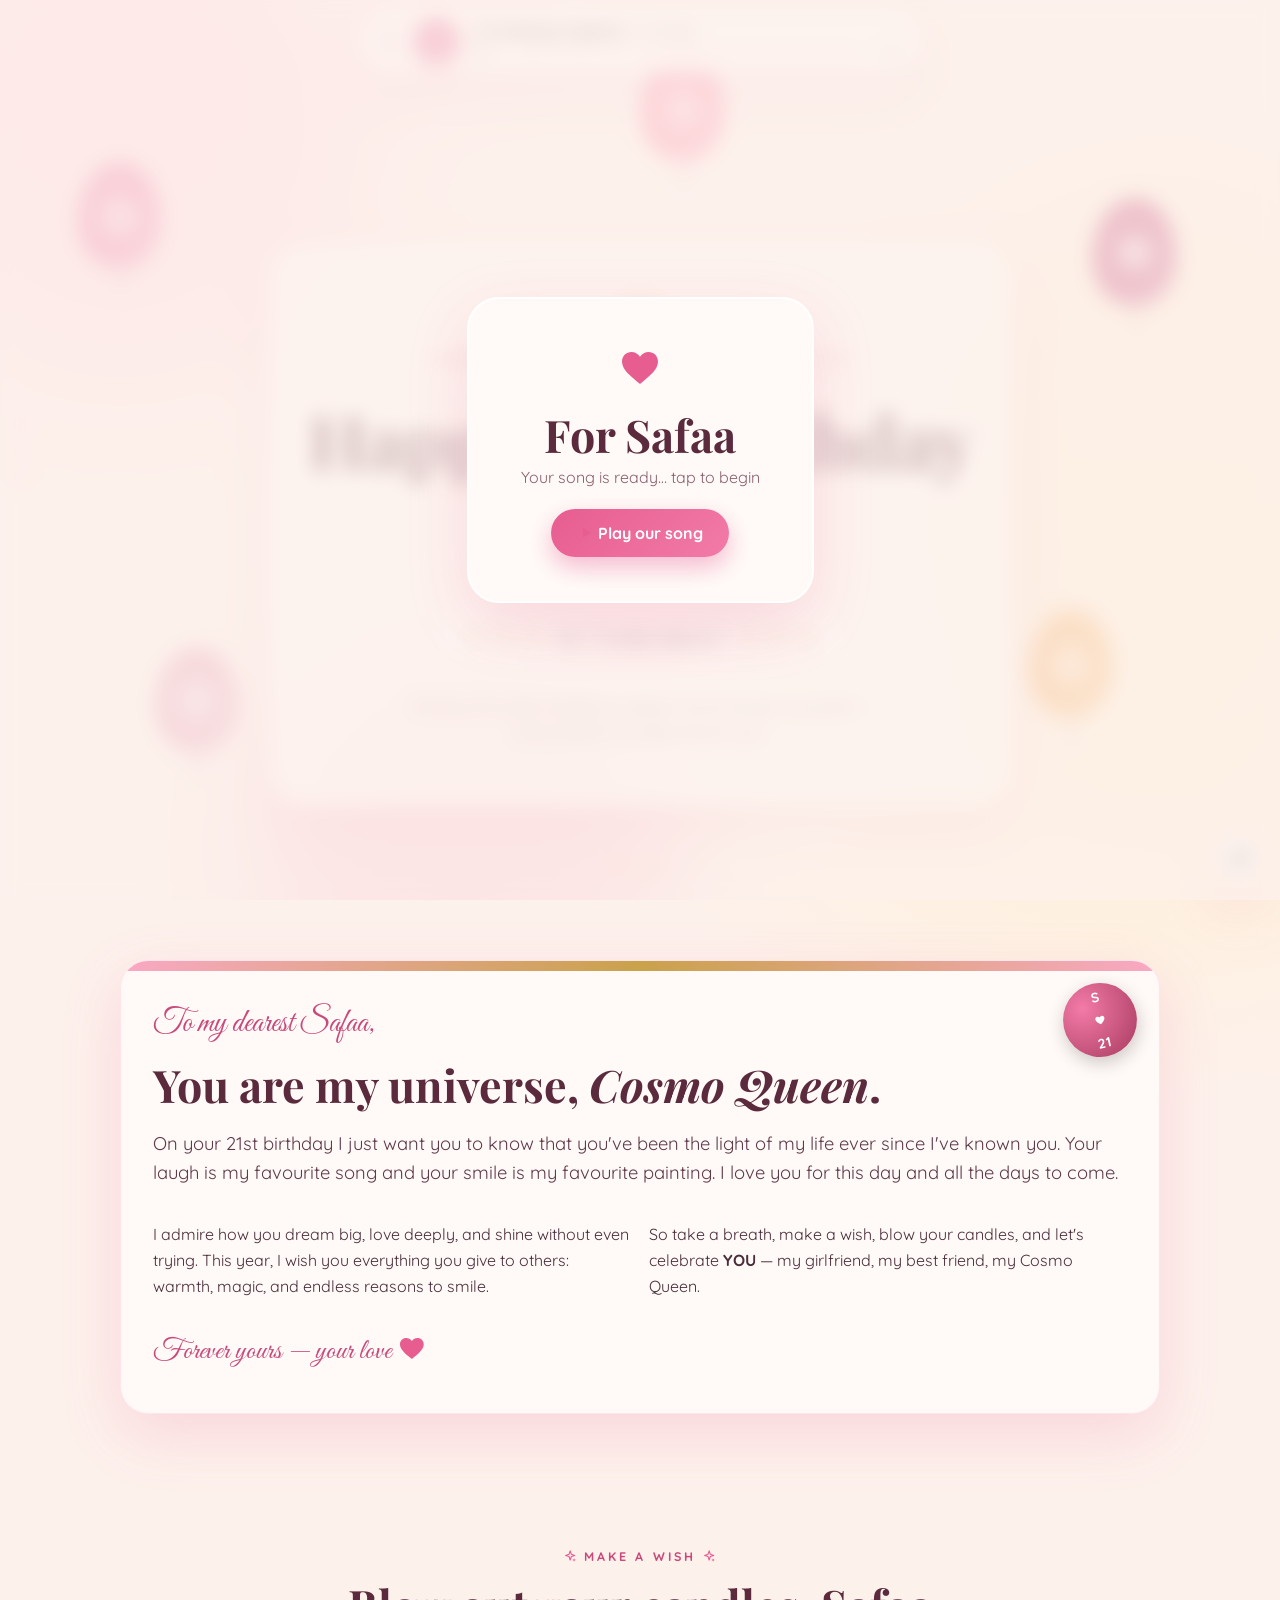
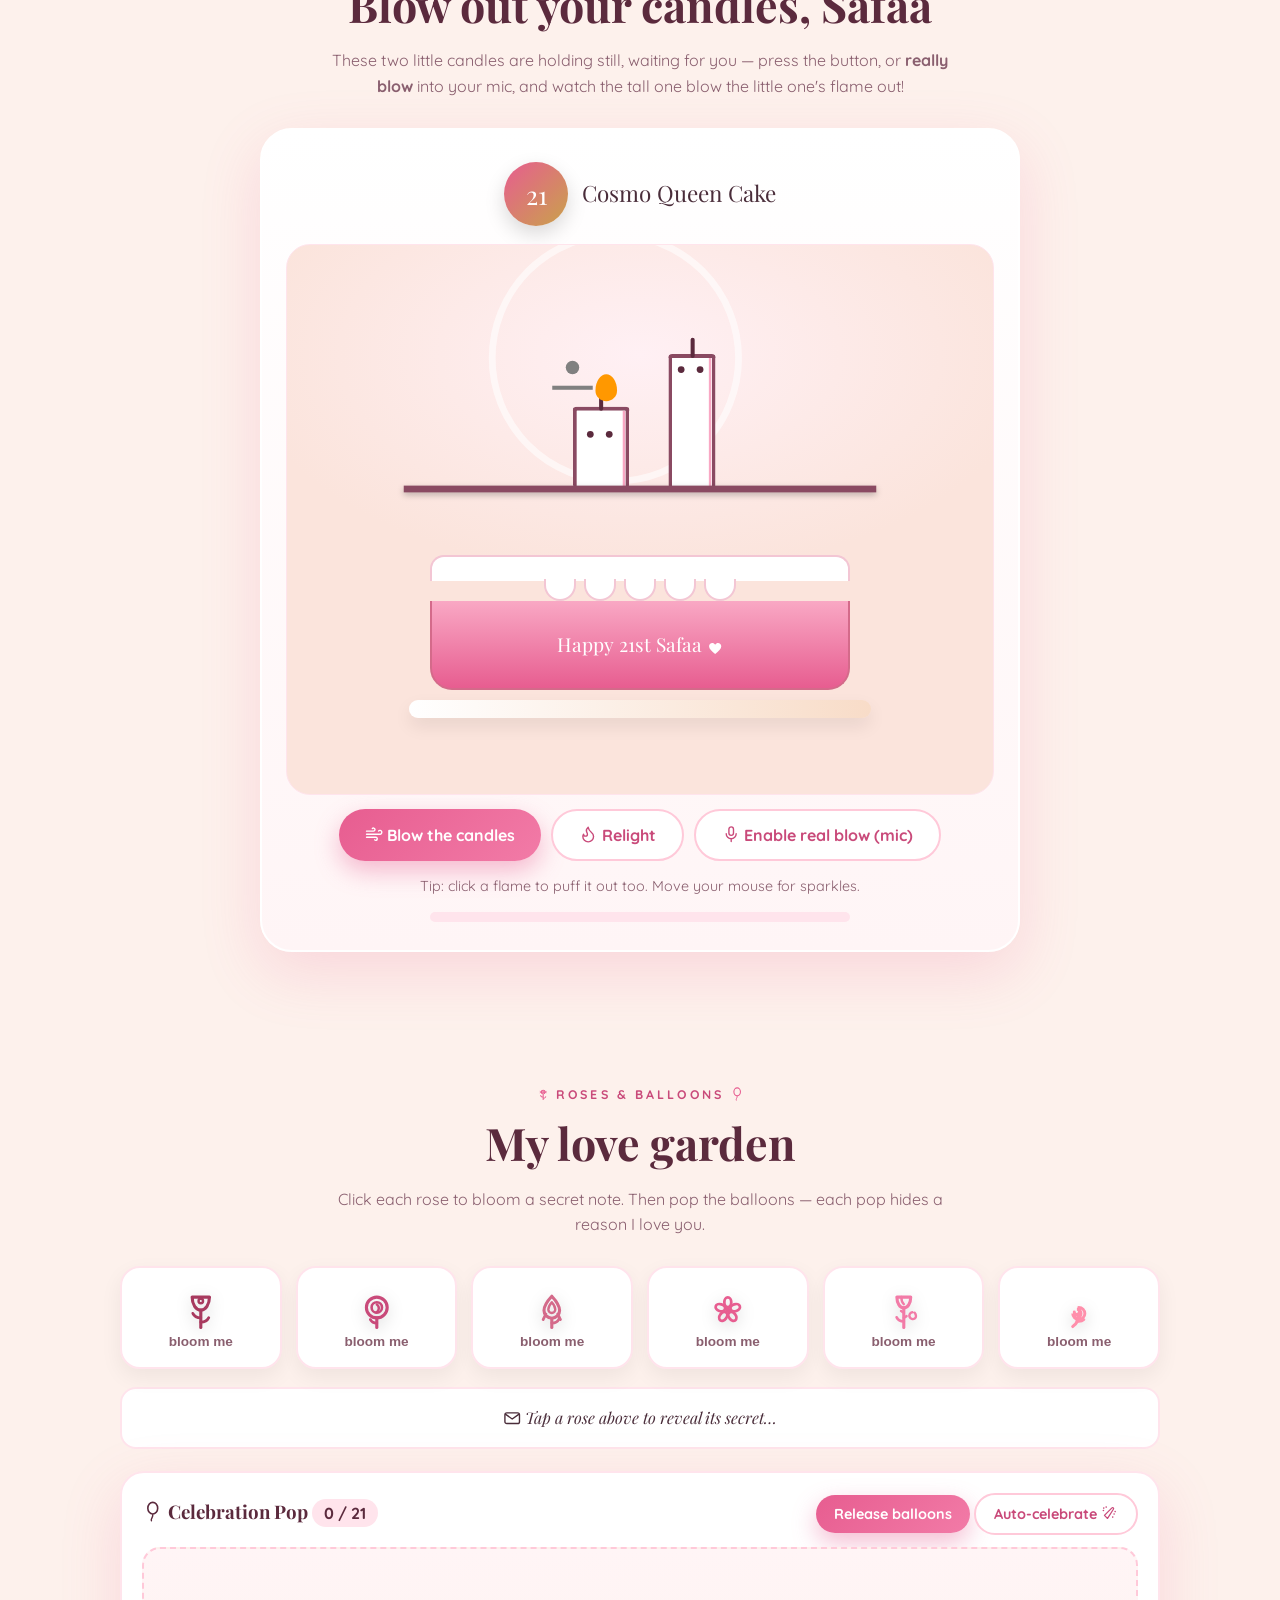
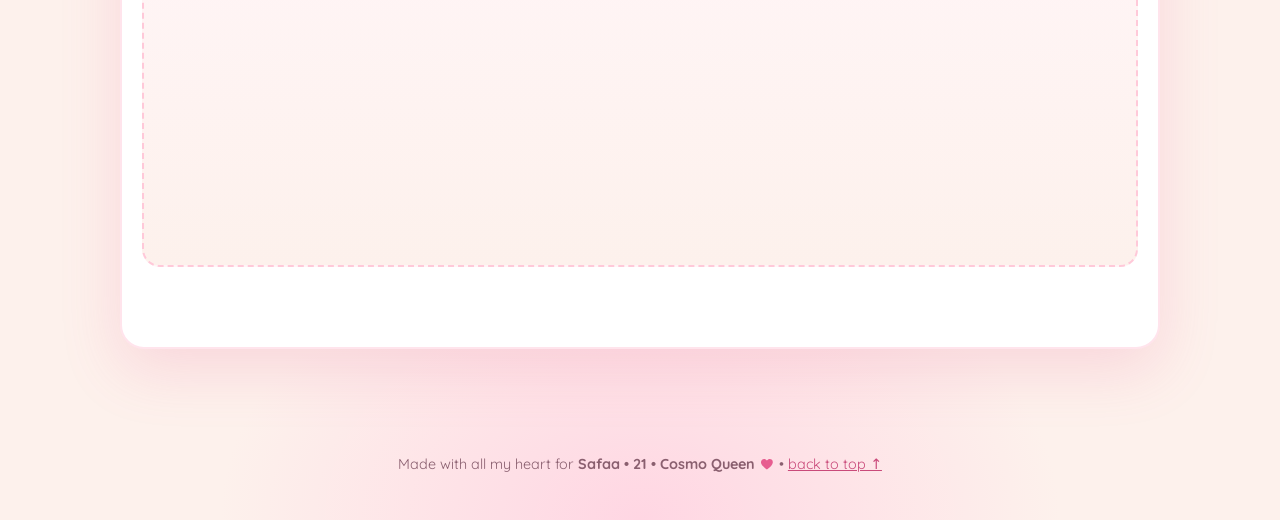
<file: index.html>
<!DOCTYPE html>
<html lang="en">
<head>
<meta charset="UTF-8" />
<meta name="viewport" content="width=device-width, initial-scale=1.0" />
<link rel="preload" href="We%20Belong%20Together.mp3" as="audio" fetchpriority="high">
<title>Happy 21st Birthday Safaa — My Cosmo Queen</title>
<link rel="preconnect" href="https://fonts.googleapis.com">
<link rel="preconnect" href="https://fonts.gstatic.com" crossorigin>
<link href="https://fonts.googleapis.com/css2?family=Playfair+Display:ital,wght@0,500;0,600;0,700;1,500;1,600&family=Quicksand:wght@400;500;600;700&family=Great+Vibes&display=swap" rel="stylesheet">
<link rel="stylesheet" href="style.css">
</head>
<body>

<!-- ===== SVG ICON SPRITE (replaces all emojis) ===== -->
<svg width="0" height="0" style="position:absolute" aria-hidden="true">
  <defs>
    <symbol id="i-crown" viewBox="0 0 24 24">
      <path d="M3 8l3.5 8.5h11L21 8l-4.6 3.2L12 5l-4.4 6.2L3 8z" fill="none" stroke="currentColor" stroke-width="1.8" stroke-linejoin="round" stroke-linecap="round"/>
      <path d="M5 20h14" fill="none" stroke="currentColor" stroke-width="1.8" stroke-linecap="round"/>
    </symbol>
    <symbol id="i-heart" viewBox="0 0 24 24">
      <path d="M12 20.5C7 16.5 3 13.2 3 9.3 3 6.4 5.2 4.5 7.7 4.5c1.7 0 3.3.9 4.3 2.4 1-1.5 2.6-2.4 4.3-2.4 2.5 0 4.7 1.9 4.7 4.8 0 3.9-4 7.2-9 11.2z" fill="currentColor"/>
    </symbol>
    <symbol id="i-sparkle" viewBox="0 0 24 24">
      <path d="M12 3l1.9 5.8 5.8 1.9-5.8 1.9L12 18.4l-1.9-5.8-5.8-1.9 5.8-1.9L12 3z" fill="none" stroke="currentColor" stroke-width="1.8" stroke-linejoin="round"/>
      <path d="M18.5 15.5l.8 2.2 2.2.8-2.2.8-.8 2.2-.8-2.2-2.2-.8 2.2-.8.8-2.2z" fill="currentColor"/>
    </symbol>
    <symbol id="i-flower" viewBox="0 0 24 24">
      <circle cx="12" cy="8.5" r="3.2" fill="none" stroke="currentColor" stroke-width="1.8"/>
      <path d="M12 8.5c-1.8-1.2-4-.8-5.2.6M12 8.5c1.8-1.2 4-.8 5.2.6M12 8.5c-1.8 1.2-4 .8-5.2-.6M12 8.5c1.8 1.2 4 .8 5.2-.6" fill="none" stroke="currentColor" stroke-width="1.4" stroke-linecap="round"/>
      <path d="M12 12.5V21M12 17c-2 0-3.5-1-4.2-2.5M12 19c2 0 3.5-1 4.2-2.5" fill="none" stroke="currentColor" stroke-width="1.8" stroke-linecap="round"/>
    </symbol>
    <!-- ROSE PACK: 6 distinct roses, same stroke style -->
    <symbol id="i-rose-1" viewBox="0 0 24 24">
      <path d="M7 3.5h10c0 4.2-2.2 7.5-5 7.5s-5-3.3-5-7.5z" fill="none" stroke="currentColor" stroke-width="1.8" stroke-linejoin="round"/>
      <circle cx="12" cy="5.8" r="1.3" fill="none" stroke="currentColor" stroke-width="1.4"/>
      <path d="M12 11v10" fill="none" stroke="currentColor" stroke-width="1.8" stroke-linecap="round"/>
      <path d="M12 15.5c-2.2 0-3.8-.9-4.6-2.6M12 18c2.2 0 3.8-.9 4.6-2.6" fill="none" stroke="currentColor" stroke-width="1.6" stroke-linecap="round"/>
    </symbol>
    <symbol id="i-rose-2" viewBox="0 0 24 24">
      <circle cx="12" cy="9.5" r="6" fill="none" stroke="currentColor" stroke-width="1.8"/>
      <circle cx="12" cy="9.5" r="3" fill="none" stroke="currentColor" stroke-width="1.5"/>
      <path d="M12 7.8c1.6 1 1.6 3.6-.4 4.6" fill="none" stroke="currentColor" stroke-width="1.4" stroke-linecap="round"/>
      <path d="M12 15.5V21" fill="none" stroke="currentColor" stroke-width="1.8" stroke-linecap="round"/>
      <path d="M12 18.5c-1.8 0-3-.7-3.7-2" fill="none" stroke="currentColor" stroke-width="1.6" stroke-linecap="round"/>
    </symbol>
    <symbol id="i-rose-3" viewBox="0 0 24 24">
      <path d="M12 3c2.8 3 4.5 5.7 4.5 8.2a4.5 4.5 0 0 1-9 0C7.5 8.7 9.2 6 12 3z" fill="none" stroke="currentColor" stroke-width="1.8" stroke-linejoin="round"/>
      <path d="M12 6.5c1.3 1.5 2 2.9 2 4.2a2 2 0 0 1-4 0c0-1.3.7-2.7 2-4.2z" fill="none" stroke="currentColor" stroke-width="1.4" stroke-linejoin="round"/>
      <path d="M8.6 13.2L7 16.5M15.4 13.2l1.6 3.3" fill="none" stroke="currentColor" stroke-width="1.6" stroke-linecap="round"/>
      <path d="M12 15.7V21" fill="none" stroke="currentColor" stroke-width="1.8" stroke-linecap="round"/>
      <path d="M12 18.5c2 0 3.4-.8 4.1-2.3" fill="none" stroke="currentColor" stroke-width="1.6" stroke-linecap="round"/>
    </symbol>
    <symbol id="i-rose-4" viewBox="0 0 24 24">
      <g fill="none" stroke="currentColor" stroke-width="1.6">
        <ellipse cx="12" cy="6.5" rx="2" ry="2.8"/>
        <ellipse cx="12" cy="6.5" rx="2" ry="2.8" transform="rotate(72 12 11)"/>
        <ellipse cx="12" cy="6.5" rx="2" ry="2.8" transform="rotate(144 12 11)"/>
        <ellipse cx="12" cy="6.5" rx="2" ry="2.8" transform="rotate(216 12 11)"/>
        <ellipse cx="12" cy="6.5" rx="2" ry="2.8" transform="rotate(288 12 11)"/>
      </g>
      <circle cx="12" cy="11" r="1.5" fill="currentColor"/>
    </symbol>
    <symbol id="i-rose-5" viewBox="0 0 24 24">
      <path d="M8 3.5h8c0 3.6-1.8 6.2-4 6.2s-4-2.6-4-6.2z" fill="none" stroke="currentColor" stroke-width="1.8" stroke-linejoin="round"/>
      <path d="M10.6 3.5c0 2 .6 3.4 1.4 4.1" fill="none" stroke="currentColor" stroke-width="1.4" stroke-linecap="round"/>
      <path d="M12 9.7V21" fill="none" stroke="currentColor" stroke-width="1.8" stroke-linecap="round"/>
      <path d="M12 12.5l-1.6-1M12 15.5l1.6-1" fill="none" stroke="currentColor" stroke-width="1.4" stroke-linecap="round"/>
      <path d="M12 17.5c-2 0-3.4-.8-4.1-2.3" fill="none" stroke="currentColor" stroke-width="1.6" stroke-linecap="round"/>
      <path d="M18.2 12.5c1.1 1.2 1.1 2.7.1 3.4-1 .7-2.5.2-3-1-.4-1.2.4-2.4 1.6-2.6" fill="none" stroke="currentColor" stroke-width="1.4" stroke-linecap="round"/>
    </symbol>
    <symbol id="i-rose-6" viewBox="0 0 24 24">
      <path d="M12 9.5a3.5 3.5 0 1 1-3.5 3.5 2.4 2.4 0 1 0 2.4-2.4 1.5 1.5 0 1 1-1.5 1.5" fill="none" stroke="currentColor" stroke-width="1.7" stroke-linecap="round"/>
      <path d="M12 13c0 3.5-.8 5.8-3.5 7.5" fill="none" stroke="currentColor" stroke-width="1.8" stroke-linecap="round"/>
      <path d="M10.8 17.5c1.8.3 3.2 0 4.2-1" fill="none" stroke="currentColor" stroke-width="1.5" stroke-linecap="round"/>
    </symbol>
    <symbol id="i-balloon" viewBox="0 0 24 24">
      <ellipse cx="12" cy="8" rx="5.5" ry="6.5" fill="none" stroke="currentColor" stroke-width="1.8"/>
      <path d="M11 14.5h2l-1 1.5z" fill="currentColor"/>
      <path d="M12 16c0 3-2.5 3.5-1.5 6" fill="none" stroke="currentColor" stroke-width="1.6" stroke-linecap="round"/>
    </symbol>
    <symbol id="i-flame" viewBox="0 0 24 24">
      <path d="M8.5 14.5A2.5 2.5 0 0 0 11 12c0-1.4-.5-2-1-3-1.1-2.1-.2-4 2-6 .5 2.5 2 4.9 4 6.5 2 1.6 3 3.5 3 5.5a7 7 0 1 1-14 0c0-1.2.4-2.3 1-3a2.5 2.5 0 0 0 2.5 2.5z" fill="none" stroke="currentColor" stroke-width="1.8" stroke-linejoin="round"/>
    </symbol>
    <symbol id="i-mic" viewBox="0 0 24 24">
      <rect x="9" y="2.5" width="6" height="11" rx="3" fill="none" stroke="currentColor" stroke-width="1.8"/>
      <path d="M5.5 11.5a6.5 6.5 0 0 0 13 0M12 18v3.5" fill="none" stroke="currentColor" stroke-width="1.8" stroke-linecap="round"/>
    </symbol>
    <symbol id="i-wind" viewBox="0 0 24 24">
      <path d="M17.7 7.7a2.5 2.5 0 1 1 1.8 4.3H2M9.6 4.6A2 2 0 1 1 11 8H2M12.6 19.4A2 2 0 1 0 14 16H2" fill="none" stroke="currentColor" stroke-width="1.8" stroke-linecap="round"/>
    </symbol>
    <symbol id="i-pen" viewBox="0 0 24 24">
      <path d="M17 3a2.8 2.8 0 1 1 4 4L7.5 20.5 2 22l1.5-5.5L17 3z" fill="none" stroke="currentColor" stroke-width="1.8" stroke-linejoin="round"/>
    </symbol>
    <symbol id="i-mail" viewBox="0 0 24 24">
      <rect x="2.5" y="5" width="19" height="14" rx="2.5" fill="none" stroke="currentColor" stroke-width="1.8"/>
      <path d="M3.5 7l8.5 6 8.5-6" fill="none" stroke="currentColor" stroke-width="1.8" stroke-linecap="round" stroke-linejoin="round"/>
    </symbol>
    <symbol id="i-party" viewBox="0 0 24 24">
      <path d="M5 15L15.5 4.5a1.5 1.5 0 0 1 2.5 1.7L9.5 19.5 5 15z" fill="none" stroke="currentColor" stroke-width="1.8" stroke-linejoin="round"/>
      <path d="M4 4.5h.01M7.5 3h.01M3.5 8h.01M19 13h.01M20.5 9.5h.01M17 17.5h.01" stroke="currentColor" stroke-width="2.4" stroke-linecap="round"/>
    </symbol>
    <symbol id="i-burst" viewBox="0 0 24 24">
      <path d="M12 2v4M12 18v4M2 12h4M18 12h4M4.9 4.9l2.8 2.8M16.3 16.3l2.8 2.8M19.1 4.9l-2.8 2.8M7.7 16.3l-2.8 2.8" stroke="currentColor" stroke-width="2" stroke-linecap="round"/>
      <circle cx="12" cy="12" r="2.6" fill="currentColor"/>
    </symbol>
    <symbol id="i-music" viewBox="0 0 24 24">
      <path d="M9 18V5l12-2v13" fill="none" stroke="currentColor" stroke-width="1.8" stroke-linecap="round" stroke-linejoin="round"/>
      <circle cx="6.5" cy="18" r="2.5" fill="none" stroke="currentColor" stroke-width="1.8"/>
      <circle cx="18.5" cy="16" r="2.5" fill="none" stroke="currentColor" stroke-width="1.8"/>
    </symbol>
    <symbol id="i-play" viewBox="0 0 24 24">
      <path d="M8 5.5v13l11-6.5z" fill="currentColor"/>
    </symbol>
    <symbol id="i-pause" viewBox="0 0 24 24">
      <rect x="7" y="5" width="3.4" height="14" rx="1.4" fill="currentColor"/>
      <rect x="13.6" y="5" width="3.4" height="14" rx="1.4" fill="currentColor"/>
    </symbol>
    <symbol id="i-restart" viewBox="0 0 24 24">
      <path d="M4.8 9a8 8 0 1 1-.7 5.2" fill="none" stroke="currentColor" stroke-width="1.8" stroke-linecap="round"/>
      <path d="M4.8 4.5V9H9.3" fill="none" stroke="currentColor" stroke-width="1.8" stroke-linecap="round" stroke-linejoin="round"/>
    </symbol>
  </defs>
</svg>

<!-- progress -->
<div class="progress-bar" id="progressBar"></div>

<!-- song mini player -->
<div id="musicPlayer" class="mini-player is-loading" role="region" aria-label="Song player">
  <div class="mp-controls">
    <button id="rewindBtn" class="mp-btn" title="Back to the beginning" aria-label="Restart song"><svg class="icon"><use href="#i-restart"/></svg></button>
    <button id="playPauseBtn" class="mp-btn mp-play" title="Play / pause" aria-label="Pause"><svg class="icon"><use href="#i-pause"/></svg></button>
  </div>
  <div class="mp-meta">
    <div class="mp-title"><svg class="icon icon-xs"><use href="#i-music"/></svg> Loading our song<span class="load-dots" aria-hidden="true"><span>.</span><span>.</span><span>.</span></span></div>
    <div class="mp-bar-row">
      <span class="mp-time" id="curTime">0:00</span>
      <div class="mp-track" id="mpTrack" role="slider" aria-label="Seek" aria-valuemin="0" aria-valuemax="100" aria-valuenow="0" tabindex="0"><div class="mp-buffer" id="mpBuffer"></div><div class="mp-fill" id="mpFill"></div><span class="mp-knob"></span></div>
      <span class="mp-time" id="durTime">0:00</span>
    </div>
  </div>
</div>

<!-- entry overlay (autoplay fallback: browsers need one tap) -->
<div id="entryOverlay" class="entry-overlay">
  <div class="entry-card">
    <svg class="icon"><use href="#i-heart"/></svg>
    <h2>For Safaa</h2>
    <p>Your song is ready… tap to begin</p>
    <button class="btn btn-primary" id="enterBtn"><svg class="icon"><use href="#i-music"/></svg> Loading our song<span class="load-dots" aria-hidden="true"><span>.</span><span>.</span><span>.</span></span></button>
  </div>
</div>

<!-- floating bg blobs -->
<div class="bg-blobs" aria-hidden="true">
  <span class="blob b1"></span>
  <span class="blob b2"></span>
  <span class="blob b3"></span>
</div>

<!-- petals container -->
<div id="petalField" aria-hidden="true"></div>

<!-- confetti canvas -->
<canvas id="confettiCanvas"></canvas>

<!-- music toggle -->
<button id="musicBtn" class="music-btn" title="Toggle sparkle sound" aria-label="Toggle sound"><svg class="icon"><use href="#i-music"/></svg></button>

<!-- HERO -->
<header class="hero" id="top">
  <div class="hero-balloons" aria-hidden="true">
    <div class="balloon bl1"><span>21</span></div>
    <div class="balloon bl2"><span>S</span></div>
    <div class="balloon bl3"><span><svg class="icon icon-light"><use href="#i-heart"/></svg></span></div>
    <div class="balloon bl4"><span><svg class="icon icon-light"><use href="#i-crown"/></svg></span></div>
    <div class="balloon bl5"><span>21</span></div>
  </div>

  <div class="hero-inner reveal visible">
    <div class="crown"><svg class="icon icon-crown"><use href="#i-crown"/></svg></div>
    <p class="eyebrow">A birthday surprise for the love of my life</p>
    <h1>Happy 21<sup>st</sup> Birthday<br><span class="name">Safaa</span></h1>
    <div class="nickname-badge">
      <span class="stars"><svg class="icon"><use href="#i-sparkle"/></svg> <svg class="icon"><use href="#i-sparkle"/></svg> <svg class="icon"><use href="#i-sparkle"/></svg></span>
      <span class="nick">My “Cosmo Queen”</span>
      <span class="stars"><svg class="icon"><use href="#i-sparkle"/></svg> <svg class="icon"><use href="#i-sparkle"/></svg> <svg class="icon"><use href="#i-sparkle"/></svg></span>
    </div>
    <p class="hero-sub">Twenty-one never looked so radiant. Scroll slowly, my queen —<br>every section is made only for you.</p>
  </div>

  <div class="scroll-stars" aria-hidden="true"><svg class="icon icon-gold"><use href="#i-sparkle"/></svg> <svg class="icon icon-gold"><use href="#i-sparkle"/></svg> <svg class="icon icon-gold"><use href="#i-sparkle"/></svg></div>
</header>

<!-- floating nav -->
<nav class="dots" aria-label="Sections">
  <a href="#letter" data-tip="Letter"></a>
  <a href="#cake" data-tip="Cake"></a>
  <a href="#garden" data-tip="Roses"></a>
</nav>

<main>
  <!-- LETTER -->
  <section id="letter" class="section">
    <div class="card letter-card reveal">
      <div class="wax-seal">S <svg class="icon icon-xs"><use href="#i-heart"/></svg> 21</div>
      <p class="script">To my dearest Safaa,</p>
      <h2>You are my universe, <em>Cosmo Queen</em>.</h2>
      <p class="lead">On your 21st birthday I just want you to know that you've been the light of my life ever since I've known you. Your laugh is my favourite song and your smile is my favourite painting. I love you for this day and all the days to come.</p>
      <div class="letter-grid">
        <p>I admire how you dream big, love deeply, and shine without even trying. This year, I wish you everything you give to others: warmth, magic, and endless reasons to smile.</p>
        <p>So take a breath, make a wish, blow your candles, and let's celebrate <strong>YOU</strong> — my girlfriend, my best friend, my Cosmo Queen.</p>
      </div>
      <div class="sig">Forever yours — your love <svg class="icon icon-heart-inline"><use href="#i-heart"/></svg></div>
    </div>
  </section>

  <!-- CAKE + CANDLE -->
  <section id="cake" class="section">
    <div class="section-head reveal">
      <p class="eyebrow"><svg class="icon"><use href="#i-sparkle"/></svg> make a wish <svg class="icon"><use href="#i-sparkle"/></svg></p>
      <h2>Blow out your candles, Safaa</h2>
      <p class="sub">These two little candles are holding still, waiting for you — press the button, or <strong>really blow</strong> into your mic, and watch the tall one blow the little one's flame out!</p>
    </div>

    <div class="cake-wrap reveal">
      <div class="cake-card">
        <div class="cake-top-row">
          <div class="age-badge">21</div>
          <p class="cake-title">Cosmo Queen Cake</p>
        </div>

        <!-- EMBEDDED CANDLE ANIMATION (from Candle/ dir) -->
        <div class="cake-stage" id="cakeStage">
          <div class="candle-embed">
            <div class="wrapper">
              <div class="candles locked" id="candles">
                <div class="light__wave"></div>
                <div class="candle1">
                  <div class="candle1__body">
                    <div class="candle1__eyes">
                      <span class="candle1__eyes-one"></span>
                      <span class="candle1__eyes-two"></span>
                    </div>
                    <div class="candle1__mouth"></div>
                  </div>
                  <div class="candle1__stick"></div>
                </div>
                <div class="candle2">
                  <div class="candle2__body">
                    <div class="candle2__eyes">
                      <div class="candle2__eyes-one"></div>
                      <div class="candle2__eyes-two"></div>
                    </div>
                  </div>
                  <div class="candle2__stick"></div>
                </div>
                <div class="candle2__fire" id="candleFire"></div>
                <div class="sparkles-one"></div>
                <div class="sparkles-two"></div>
                <div class="candle__smoke-one"></div>
                <div class="candle__smoke-two"></div>
              </div>
              <div class="floor"></div>
            </div>
          </div>

          <!-- CSS cake -->
          <div class="cake">
            <div class="icing"></div>
            <div class="drips"><span></span><span></span><span></span><span></span><span></span></div>
            <div class="cake-body">
              <span class="cake-text">Happy 21st Safaa <svg class="icon icon-light icon-xs"><use href="#i-heart"/></svg></span>
            </div>
            <div class="plate"></div>
          </div>

          <div class="wish-reveal" id="wishReveal"><svg class="icon"><use href="#i-sparkle"/></svg> Wish sent to the stars! May all your 21 dreams come true <svg class="icon"><use href="#i-sparkle"/></svg></div>
        </div>

        <div class="blow-controls">
          <button class="btn btn-primary" id="blowBtn"><svg class="icon"><use href="#i-wind"/></svg> Blow the candles</button>
          <button class="btn btn-ghost" id="relightBtn"><svg class="icon"><use href="#i-flame"/></svg> Relight</button>
          <button class="btn btn-ghost" id="micBtn"><svg class="icon"><use href="#i-mic"/></svg> Enable real blow (mic)</button>
        </div>
        <p class="mic-status" id="micStatus">Tip: click a flame to puff it out too. Move your mouse for sparkles.</p>
        <div class="blow-meter"><div id="blowMeterFill"></div></div>
      </div>
    </div>
  </section>

  <!-- ROSES + BALLOON POP -->
  <section id="garden" class="section">
    <div class="section-head reveal">
      <p class="eyebrow"><svg class="icon"><use href="#i-flower"/></svg> roses &amp; balloons <svg class="icon"><use href="#i-balloon"/></svg></p>
      <h2>My love garden</h2>
      <p class="sub">Click each rose to bloom a secret note. Then pop the balloons — each pop hides a reason I love you.</p>
    </div>

    <div class="garden-grid reveal">
      <button class="rose" data-note="Rose 1 — You are my first thought every morning and my last wish every night.">
        <span class="rose-flower r1"><svg class="icon icon-rose"><use href="#i-rose-1"/></svg></span><span class="rose-label">bloom me</span>
      </button>
      <button class="rose" data-note="Rose 2 — I miss that lovely ass every night, I wish you were by my side.">
        <span class="rose-flower r2"><svg class="icon icon-rose"><use href="#i-rose-2"/></svg></span><span class="rose-label">bloom me</span>
      </button>
      <button class="rose" data-note="Rose 3 — 21 cheers to your courage, your dreams, your glow-up era.">
        <span class="rose-flower r3"><svg class="icon icon-rose"><use href="#i-rose-3"/></svg></span><span class="rose-label">bloom me</span>
      </button>
      <button class="rose" data-note="Rose 4 — If kisses were roses, I'd give you an endless garden. Come get it all baby girl.">
        <span class="rose-flower r4"><svg class="icon icon-rose"><use href="#i-rose-4"/></svg></span><span class="rose-label">bloom me</span>
      </button>
      <button class="rose" data-note="Rose 5 — My lovely girl and my sexy mommy, I am so obsessed with you day by day.">
        <span class="rose-flower r5"><svg class="icon icon-rose"><use href="#i-rose-5"/></svg></span><span class="rose-label">bloom me</span>
      </button>
      <button class="rose" data-note="Rose 6 — I love you more than yesterday, less than tomorrow. Always.">
        <span class="rose-flower r6"><svg class="icon icon-rose"><use href="#i-rose-6"/></svg></span><span class="rose-label">bloom me</span>
      </button>
    </div>
    <div class="rose-note reveal" id="roseNote"><svg class="icon"><use href="#i-mail"/></svg> Tap a rose above to reveal its secret…</div>

    <div class="pop-arena reveal">
      <div class="pop-head">
        <h3><svg class="icon"><use href="#i-balloon"/></svg> Celebration Pop <span id="popScore">0 / 21</span></h3>
        <div class="pop-actions">
          <button class="btn btn-small btn-primary" id="spawnBalloons">Release balloons</button>
          <button class="btn btn-small btn-ghost" id="autoPop">Auto-celebrate <svg class="icon"><use href="#i-party"/></svg></button>
        </div>
      </div>
      <div id="balloonField" class="balloon-field">
        <p class="field-hint">Click / tap balloons to pop them <svg class="icon"><use href="#i-burst"/></svg></p>
      </div>
      <p class="pop-message" id="popMessage"></p>
    </div>
  </section>
</main>

<footer>
  <p>Made with all my heart for <strong>Safaa • 21 • Cosmo Queen</strong> <svg class="icon icon-heart-inline"><use href="#i-heart"/></svg> • <a href="#top">back to top ↑</a></p>
</footer>

<!-- pop sound via WebAudio (no file needed) -->
<script src="script.js"></script>
</body>
</html>
</file>
<file: style.css>
/* ===== Theme: light pink + pinkish beige ===== */
:root{
  --bg: #fdf1ec; /* light pinkish beige page */
  --bg2:#fbe4dc;
  --pink-50:#fff5f6;
  --pink-100:#ffe4ec;
  --pink-200:#ffc9d9;
  --pink-300:#f9a8c4; /* normal pink variation */
  --pink-400:#f27ba7;
  --pink-500:#e75d90;
  --pink-600:#c94a7a;
  --deep:#5b2a3d;
  --text:#4a2d3a;
  --muted:#8a5f6f;
  --gold:#c9a24b;
  --card:#fffaf8;
  --shadow: 0 20px 60px rgba(231,93,144,.18);
  --radius:28px;
}
*{box-sizing:border-box}
html{scroll-behavior:smooth}
body{
  margin:0;
  font-family:"Quicksand",system-ui,sans-serif;
  background:
    radial-gradient(800px 500px at 10% 0%, #ffe4ec 0%, transparent 60%),
    radial-gradient(900px 600px at 90% 20%, #fff0d6 0%, transparent 60%),
    radial-gradient(700px 500px at 50% 100%, #ffd6e3 0%, transparent 60%),
    var(--bg);
  color:var(--text);
  overflow-x:hidden;
  line-height:1.6;
}
h1,h2,h3{font-family:"Playfair Display",serif; color:var(--deep); line-height:1.15; margin:.2em 0 .4em}
h1{font-size:clamp(2.6rem,6vw,4.6rem); font-weight:700}
h1 .name{
  background:linear-gradient(90deg,var(--pink-500),#ff8fab,#c94a7a);
  -webkit-background-clip:text; background-clip:text; color:transparent;
  font-style:italic;
  text-shadow:0 2px 0 rgba(255,255,255,.6);
}
h2{font-size:clamp(1.8rem,4vw,2.8rem)}
.script{font-family:"Great Vibes",cursive; font-size:2rem; color:var(--pink-600); margin:0}
.eyebrow{letter-spacing:.25em; text-transform:uppercase; font-size:.78rem; color:var(--pink-600); font-weight:700}
.sub{color:var(--muted); max-width:640px; margin:0 auto}
.lead{font-size:1.15rem; color:#5f3a4a}
a{color:var(--pink-600)}

/* progress */
.progress-bar{position:fixed; top:0; left:0; height:4px; width:0; background:linear-gradient(90deg,var(--pink-400),var(--gold)); z-index:99}

/* blobs */
.bg-blobs{position:fixed; inset:0; z-index:-1; overflow:hidden; pointer-events:none}
.blob{position:absolute; border-radius:50%; filter:blur(60px); opacity:.55; animation:drift 14s ease-in-out infinite alternate}
.b1{width:480px;height:480px; background:#ffc9d9; left:-120px; top:-80px}
.b2{width:520px;height:520px; background:#ffe8c7; right:-140px; top:20%}
.b3{width:420px;height:420px; background:#f9a8c4; left:20%; bottom:-160px; animation-delay:-6s}
@keyframes drift{to{transform:translate(40px,50px) scale(1.1)}}

/* canvas + petals */
#confettiCanvas{position:fixed; inset:0; pointer-events:none; z-index:80}
#petalField{position:fixed; inset:0; pointer-events:none; z-index:1; overflow:hidden}
.petal{position:absolute; top:-30px; font-size:18px; animation:fall linear forwards; opacity:.9}
@keyframes fall{to{transform:translateY(110vh) rotate(540deg)}}

/* music */
.music-btn{position:fixed; right:18px; bottom:18px; z-index:90; width:48px;height:48px;border-radius:50%; border:2px solid var(--pink-200); background:#fff; font-size:20px; cursor:pointer; box-shadow:var(--shadow)}
.music-btn.on{background:var(--pink-500); color:#fff; border-color:var(--pink-500)}

/* HERO */
.hero{min-height:100vh; display:grid; place-items:center; text-align:center; padding:80px 20px 40px; position:relative}
.hero-inner{max-width:760px; background:rgba(255,250,248,.78); backdrop-filter:blur(12px); border:2px solid #fff; border-radius:36px; padding:42px 36px; box-shadow:var(--shadow)}
.crown{font-size:3.2rem; animation:bob 2.6s ease-in-out infinite}
.crown.small{font-size:2.2rem}
@keyframes bob{0%,100%{transform:translateY(0) rotate(-6deg)}50%{transform:translateY(-10px) rotate(6deg)}}
.nickname-badge{margin:14px auto; display:inline-flex; gap:12px; align-items:center; background:linear-gradient(90deg,#fff,#ffe4ec,#fff); border:1px solid var(--pink-200); padding:10px 22px; border-radius:999px; font-family:"Playfair Display",serif; font-style:italic; font-size:1.3rem}
.stars{color:var(--gold)}
.hero-sub{color:var(--muted)}
.hero-actions{display:flex; gap:12px; justify-content:center; flex-wrap:wrap; margin-top:18px}
.btn{border:none; cursor:pointer; text-decoration:none; display:inline-block; padding:14px 26px; border-radius:999px; font-weight:700; font-family:"Quicksand",sans-serif; transition:.25s; font-size:1rem}
.btn-primary{background:linear-gradient(135deg,var(--pink-500),var(--pink-400)); color:#fff; box-shadow:0 10px 25px rgba(231,93,144,.4)}
.btn-primary:hover{transform:translateY(-2px) scale(1.02)}
.btn-ghost{background:#fff; color:var(--pink-600); border:2px solid var(--pink-200)}
.btn-ghost:hover{border-color:var(--pink-400); transform:translateY(-2px)}
.btn-small{padding:10px 18px; font-size:.9rem}
.btn-big{font-size:1.2rem; padding:18px 34px}
.hero-hint{margin-top:26px; color:var(--muted); display:flex; gap:10px; align-items:center; justify-content:center; font-size:.9rem}
.mouse{width:26px;height:40px; border:2px solid var(--pink-300); border-radius:14px; display:inline-block; position:relative}
.wheel{position:absolute; left:50%; top:8px; width:4px;height:8px; background:var(--pink-500); border-radius:4px; transform:translateX(-50%); animation:wheel 1.6s infinite}
@keyframes wheel{to{top:20px; opacity:0}}
.scroll-stars{position:absolute; bottom:18px; opacity:.7}

/* hero balloons */
.hero-balloons .balloon{position:absolute; width:86px;height:110px; border-radius:50% 50% 50% 50% / 55% 55% 45% 45%; display:grid; place-items:center; color:#fff; font-weight:800; font-size:1.3rem; animation:float 5s ease-in-out infinite; box-shadow:inset -8px -10px 0 rgba(255,255,255,.25)}
.hero-balloons .balloon::after{content:""; position:absolute; bottom:-22px; left:50%; width:2px;height:24px; background:#b98a9a}
.hero-balloons .balloon span{background:rgba(255,255,255,.3); width:44px;height:44px; border-radius:50%; display:grid; place-items:center}
.bl1{background:var(--pink-400); left:6%; top:18%}
.bl2{background:#e9a0b8; left:12%; bottom:16%; animation-delay:-1s}
.bl3{background:var(--pink-600); right:8%; top:22%; animation-delay:-2s}
.bl4{background:#f7b267; right:13%; bottom:20%; animation-delay:-.5s}
.bl5{background:#ff8fab; left:50%; top:6%; width:70px;height:90px; animation-delay:-3s}
@keyframes float{0%,100%{transform:translateY(0) rotate(-3deg)}50%{transform:translateY(-22px) rotate(3deg)}}

/* dots nav */
.dots{position:fixed; left:14px; top:50%; transform:translateY(-50%); display:flex; flex-direction:column; gap:12px; z-index:50}
.dots a{width:14px;height:14px; border-radius:50%; background:#fff; border:2px solid var(--pink-300); position:relative}
.dots a:hover{background:var(--pink-400)}
.dots a::after{content:attr(data-tip); position:absolute; left:22px; top:50%; transform:translateY(-50%); background:#fff; padding:2px 8px; border-radius:8px; font-size:.75rem; opacity:0; pointer-events:none; white-space:nowrap}
.dots a:hover::after{opacity:1}

/* sections */
.section{padding:60px 20px; max-width:1080px; margin:0 auto}
.section-head{text-align:center; margin-bottom:28px}
.card{background:var(--card); border-radius:var(--radius); padding:38px 32px; box-shadow:var(--shadow); border:1px solid #ffe4ec; position:relative}
.letter-card{overflow:hidden}
.letter-card::before{content:""; position:absolute; inset:0 0 auto 0; height:10px; background:linear-gradient(90deg,var(--pink-300),var(--gold),var(--pink-300))}
.wax-seal{position:absolute; right:22px; top:22px; width:74px;height:74px; border-radius:50%; background:radial-gradient(circle at 30% 30%, #f27ba7, #a83a5f); color:#fff; display:grid; place-items:center; font-weight:800; font-size:.85rem; transform:rotate(-12deg); box-shadow:0 6px 18px rgba(0,0,0,.2)}
.letter-grid{display:grid; grid-template-columns:1fr 1fr; gap:18px}
@media(max-width:700px){.letter-grid{grid-template-columns:1fr}.dots{display:none}.hero-balloons .balloon{width:60px;height:78px; font-size:1rem}}
.sig{margin-top:14px; font-family:"Great Vibes",cursive; font-size:1.8rem; color:var(--pink-600)}

/* scroll reveal */
.reveal{opacity:0; transform:translateY(36px) scale(.98); transition:opacity .8s ease, transform .8s cubic-bezier(.2,.7,.3,1)}
.reveal.visible{opacity:1; transform:none}

/* CAKE */
.cake-wrap{display:grid; place-items:center}
.cake-card{width:min(760px,100%); background:linear-gradient(180deg,#fff,#fff5f6); border-radius:32px; padding:24px; box-shadow:var(--shadow); border:2px solid #fff; text-align:center}
.cake-top-row{display:flex; align-items:center; gap:14px; justify-content:center}
.age-badge{width:64px;height:64px; border-radius:50%; background:linear-gradient(135deg,var(--pink-500),var(--gold)); color:#fff; font-family:"Playfair Display",serif; font-size:1.6rem; display:grid; place-items:center; box-shadow:0 8px 20px rgba(0,0,0,.15); animation:spinPulse 4s ease-in-out infinite}
@keyframes spinPulse{0%,100%{transform:rotate(-6deg) scale(1)}50%{transform:rotate(6deg) scale(1.08)}}
.cake-title{font-family:"Playfair Display",serif; font-size:1.4rem}
.cake-stage{position:relative; background:radial-gradient(400px 220px at 50% 20%, #fff0f4, #fbe4dc); border-radius:24px; padding:10px 10px 0; margin-top:10px; overflow:hidden; border:1px solid var(--pink-100)}
.candle-embed{position:relative; height:300px}
.candle-embed .wrapper{position:absolute; left:50%; top:78%; transform:scale(1.35) translate(-50%,-50%)}
.wish-reveal{opacity:0; transform:translateY(10px); transition:.6s; background:#fff; border:2px solid var(--pink-200); border-radius:999px; padding:10px 18px; display:inline-block; margin:6px auto 4px; font-weight:700; color:var(--pink-600)}
.wish-reveal.show{opacity:1; transform:none; animation:glow 1.6s infinite alternate}
@keyframes glow{to{box-shadow:0 0 24px var(--pink-300)}}
.cake{position:relative; width:min(420px,90%); margin:0 auto}
.icing{height:26px; background:#fff; border-radius:14px 14px 0 0; border:2px solid #f3c6d4; border-bottom:none}
.drips{display:flex; gap:8px; justify-content:center; margin-top:-2px}
.drips span{width:32px;height:22px; background:#fff; border:2px solid #f3c6d4; border-top:none; border-radius:0 0 16px 16px; display:block}
.cake-body{background:linear-gradient(180deg,var(--pink-300),var(--pink-500)); border-radius:0 0 22px 22px; padding:28px 12px; color:#fff; font-family:"Playfair Display",serif; font-size:1.2rem; border:2px solid #d46a8a; border-top:none}
.plate{height:18px; background:linear-gradient(90deg,#fff,#f8dcc8); border-radius:999px; margin:10px auto 16px; width:110%; margin-left:-5%; box-shadow:0 8px 18px rgba(0,0,0,.08)}
.blow-controls{display:flex; gap:10px; justify-content:center; flex-wrap:wrap; margin-top:14px}
.mic-status{color:var(--muted); font-size:.9rem}
.blow-meter{height:10px; background:#ffe4ec; border-radius:999px; overflow:hidden; margin:10px auto 4px; max-width:420px}
#blowMeterFill{height:100%; width:0; background:linear-gradient(90deg,var(--pink-400),var(--gold)); transition:width .1s}

/* ===== CANDLE CSS (from Candle/candle.css, scoped) ===== */
.candle-embed .floor{position:absolute; left:50%; top:50%; width:350px; height:5px; background:#8a4a62; transform:translate(-50%,-50%); box-shadow:0px 2px 5px rgba(0,0,0,.25); z-index:2}
.candle-embed .candles{position:absolute; left:50%; top:50%; width:250px; height:150px; transform:translate(-50%,-100%); z-index:1}
.candle-embed .candle1{position:absolute; left:50%; top:50%; width:35px; height:100px; background:#fff; border:3px solid #8a4a62; border-bottom:0; border-radius:3px; transform-origin:center right; transform:translate(60%,-25%); box-shadow:-2px 0 0 #f9a8c4 inset; animation:expand-body 3s infinite linear}
.candle-embed .candle1__stick,.candle-embed .candle2__stick{position:absolute; left:50%; top:0; width:3px; height:15px; background:#5b2a3d; border-radius:8px; transform:translate(-50%,-100%)}
.candle-embed .candle2__stick{height:12px; transform-origin:bottom center; animation:stick-animation 3s infinite linear}
.candle-embed .candle1__eyes,.candle-embed .candle2__eyes{position:absolute; left:50%; top:0; width:35px; height:30px; transform:translate(-50%,0)}
.candle-embed .candle1__eyes-one{position:absolute; left:30%; top:20%; width:5px; height:5px; border-radius:100%; background:#5b2a3d; transform:translate(-70%,0); animation:blink-eyes 3s infinite linear}
.candle-embed .candle1__eyes-two{position:absolute; left:70%; top:20%; width:5px; height:5px; border-radius:100%; background:#5b2a3d; transform:translate(-70%,0); animation:blink-eyes 3s infinite linear}
.candle-embed .candle1__mouth{position:absolute; left:40%; top:20%; width:0; height:0; border-radius:20px; background:#5b2a3d; transform:translate(-50%,-50%); animation:uff 3s infinite linear}
.candle-embed .candle__smoke-one{position:absolute; left:30%; top:50%; width:30px; height:3px; background:grey; transform:translate(-50%,-50%); animation:move-left 3s infinite linear}
.candle-embed .candle__smoke-two{position:absolute; left:30%; top:40%; width:10px; height:10px; border-radius:10px; background:grey; transform:translate(-50%,-50%); animation:move-top 3s infinite linear}
.candle-embed .candle2{position:absolute; left:20%; top:65%; width:42px; height:60px; background:#fff; border:3px solid #8a4a62; border-bottom:0; border-radius:3px; transform:translate(60%,-15%); transform-origin:center right; box-shadow:-2px 0 0 #f9a8c4 inset; animation:shake-left 3s infinite linear}
.candle-embed .candle2__eyes-one{position:absolute; left:30%; top:50%; width:5px; height:5px; display:inline-block; border-radius:100%; background:#5b2a3d; transform:translate(-80%,0); animation:changeto-lower 3s infinite linear}
.candle-embed .candle2__eyes-two{position:absolute; left:70%; top:50%; width:5px; height:5px; display:inline-block; border-radius:100%; background:#5b2a3d; transform:translate(-80%,0); animation:changeto-greater 3s infinite linear}
.candle-embed .light__wave{position:absolute; top:35%; left:35%; width:75px; height:75px; border-radius:100%; z-index:0; transform:translate(-25%,-50%) scale(2.5,2.5); border:2px solid rgba(255,255,255,.6); animation:expand-light 3s infinite linear}
.candle-embed .candle2__fire{position:absolute; top:50%; left:40%; display:block; width:16px; height:20px; border-radius:50% 50% 50% 50% / 60% 60% 40% 40%; background:#ff9800; transform:translate(-50%,-50%); animation:dance-fire 3s infinite linear; cursor:pointer}
/* blown override */
.candle-embed .candles.is-blown .candle2__fire{animation:none !important; width:0 !important; height:0 !important; opacity:0}
.candle-embed .candles.is-blown .light__wave{opacity:0}
/* idle lock: freeze every candle animation on its lit first frame (no auto-blow) */
.candle-embed .candles.locked *{animation-play-state:paused !important}
/* hard reset helper: JS toggles this to rewind all timelines to 0% */
.candle-embed .candles.restart *{animation:none !important}
@keyframes blink-eyes{0%,35%{opacity:1; transform:translate(-70%,0)}36%,39%{opacity:0; transform:translate(-70%,0)}40%{opacity:1; transform:translate(-70%,0)}50%,65%{transform:translate(-140%,0)}66%{transform:translate(-70%,0)}}
@keyframes expand-body{0%,40%{transform:scale(1,1) translate(60%,-25%)}45%,55%{transform:scale(1.1,1.1) translate(60%,-28%)}60%{transform:scale(.89,.89) translate(60%,-25%)}65%{transform:scale(1,1) translate(60%,-25%)}70%{transform:scale(.95,.95) translate(60%,-25%)}75%{transform:scale(1,1) translate(60%,-25%)}}
@keyframes uff{0%,40%{width:0;height:0}50%,54%{width:15px; height:15px; left:30%}59%{width:5px; height:5px; left:20%}62%{width:2px; height:2px; left:20%}67%{width:0; height:0; left:30%}}
@keyframes move-left{0%,59%,100%{width:0; left:40%}60%{width:30px; left:30%}68%{width:0; left:20%}}
@keyframes move-top{0%,64%,100%{width:0; height:0; top:0}65%{width:10px; height:10px; top:40%; left:40%}80%{width:0; height:0; top:20%}}
@keyframes shake-left{0%,40%{left:20%; transform:translate(60%,-15%)}50%,54%{left:20%; transform:translate(60%,-15%)}59%{left:20%; transform:translate(60%,-15%)}62%{left:18%; transform:translate(60%,-15%)}65%{left:21%; transform:translate(60%,-15%)}67%{left:20%; transform:translate(60%,-15%)}75%{left:20%; transform:scale(1.15,.85) translate(60%,-15%); background:#fff}91%{left:20%; transform:scale(1.18,.82) translate(60%,-10%); background:#f44336; border-color:#f44336; box-shadow:-2px 0 0 #f44336 inset}92%{left:20%; transform:scale(.85,1.15) translate(60%,-15%)}95%{left:20%; transform:scale(1.05,.95) translate(60%,-15%)}97%{left:20%; transform:scale(1,1) translate(60%,-15%)}}
@keyframes stick-animation{0%,40%{left:50%; top:0; transform:translate(-50%,-100%)}50%,54%{left:50%; top:0; transform:translate(-50%,-100%)}59%{left:50%; top:0; transform:translate(-50%,-100%)}62%{left:50%; top:0; transform:rotateZ(-15deg) translate(-50%,-100%)}65%{left:50%; top:0; transform:rotateZ(15deg) translate(-50%,-100%)}70%{left:50%; top:0; transform:rotateZ(-5deg) translate(-50%,-100%)}72%{left:50%; top:0; transform:rotateZ(5deg) translate(-50%,-100%)}74%,84%{left:50%; top:0; transform:rotateZ(0) translate(-50%,-100%)}85%{transform:rotateZ(180deg) translate(0%,120%)}92%{left:50%; top:0; transform:translate(-50%,-100%)}}
@keyframes expand-light{10%,29%,59%,89%{transform:translate(-25%,-50%) scale(0,0); border:2px solid rgba(255,255,255,0)}90%,20%,50%{transform:translate(-25%,-50%) scale(1,1)}95%,96%,26%,27%,56%,57%{transform:translate(-25%,-50%) scale(2,2); border:2px solid rgba(255,255,255,.5)}0%,28%,58%,100%{transform:translate(-25%,-50%) scale(2.5,2.5); border:2px solid rgba(255,255,255,.4)}}
@keyframes dance-fire{59%,89%{left:40%; width:0; height:0}90%,0%,7%,15%,23%,31%,39%,47%,55%{left:40.8%; width:16px; height:20px; background:#ffc107}94%,3%,11%,19%,27%,35%,43%,51%,58%{left:41.2%; width:16px; height:20px; background:#ff9800}}
@keyframes changeto-lower{0%,70%,90%{padding:0; display:inline-block; border-radius:100%; background:#5b2a3d; transform:translate(-90%,0)}71%,89%{background:none; border:solid #5b2a3d; border-radius:0; border-width:0 2px 2px 0; display:inline-block; padding:1px; transform-origin:bottom left; transform:rotate(-45deg) translate(-50%,-65%)}}
@keyframes changeto-greater{0%,70%,90%{top:50%; padding:0; display:inline-block; border-radius:100%; background:#5b2a3d; transform:translate(-80%,0)}71%,89%{top:30%; background:none; border:solid #5b2a3d; border-radius:0; border-width:0 2px 2px 0; display:inline-block; padding:1px; transform-origin:bottom left; transform:rotate(135deg) translate(-80%,20%)}}

/* CARDS */
.cards-grid{display:grid; grid-template-columns:repeat(auto-fit,minmax(210px,1fr)); gap:18px; perspective:1000px}
.flip-card{height:260px; cursor:pointer}
.flip-inner{position:relative; width:100%; height:100%; transition:transform .7s; transform-style:preserve-3d}
.flip-card.flipped .flip-inner{transform:rotateY(180deg)}
.flip-front,.flip-back{position:absolute; inset:0; backface-visibility:hidden; border-radius:22px; padding:22px; display:flex; flex-direction:column; align-items:center; justify-content:center; text-align:center; box-shadow:var(--shadow)}
.flip-front{background:linear-gradient(160deg,#fff,#ffe4ec); border:2px solid #fff}
.flip-front .big{font-size:3rem}
.flip-back{background:linear-gradient(160deg,var(--pink-500),#8a2f4f); color:#fff; transform:rotateY(180deg)}
.flip-back h3{color:#fff}

/* GARDEN */
.garden-grid{display:grid; grid-template-columns:repeat(auto-fit,minmax(140px,1fr)); gap:14px; margin:18px 0}
.rose{background:#fff; border:2px solid var(--pink-100); border-radius:20px; padding:18px 10px; cursor:pointer; transition:.3s; box-shadow:0 8px 22px rgba(0,0,0,.06)}
.rose:hover{transform:translateY(-4px) scale(1.03); border-color:var(--pink-300)}
.rose.bloomed{border-color:var(--pink-500); background:linear-gradient(180deg,#fff,#ffe4ec)}
.rose-flower{font-size:2.6rem; display:block; filter:drop-shadow(0 4px 8px rgba(0,0,0,.15)); transition:.4s}
.rose.bloomed .rose-flower{transform:scale(1.35) rotate(-8deg)}
.rose-label{font-size:.85rem; color:var(--muted); font-weight:700}
.rose-note{background:#fff; border-radius:16px; padding:16px 20px; border:2px solid var(--pink-100); text-align:center; font-family:"Playfair Display",serif; font-style:italic; min-height:60px}

/* balloon pop */
.pop-arena{margin-top:22px; background:#fff; border-radius:24px; padding:20px; border:2px solid #ffe4ec; box-shadow:var(--shadow)}
.pop-head{display:flex; justify-content:space-between; align-items:center; flex-wrap:wrap; gap:10px}
#popScore{background:var(--pink-100); padding:4px 12px; border-radius:999px; font-family:"Quicksand"; font-size:1rem}
.balloon-field{position:relative; min-height:320px; background:linear-gradient(180deg,#fff5f6,#fdf1ec); border-radius:18px; overflow:hidden; border:2px dashed var(--pink-200); margin-top:12px}
.field-hint{position:absolute; inset:0; display:grid; place-items:center; color:var(--muted); pointer-events:none}
.pop-balloon{position:absolute; bottom:-120px; width:72px;height:96px; border-radius:50% 50% 50% 50% / 55% 55% 45% 45%; display:grid; place-items:center; color:#fff; font-weight:800; cursor:pointer; animation:rise linear forwards; border:none; font-size:1.1rem; box-shadow:inset -8px -10px 0 rgba(255,255,255,.25)}
.pop-balloon::after{content:""; position:absolute; bottom:-20px; left:50%; width:2px;height:22px; background:#b98a9a}
@keyframes rise{to{transform:translateY(-480px)}}
.pop-message{min-height:28px; text-align:center; font-weight:700; color:var(--pink-600)}
.burst{position:absolute; pointer-events:none; font-size:1.6rem; animation:burst .6s ease-out forwards}
@keyframes burst{to{transform:translateY(-40px) scale(1.6); opacity:0}}

/* footer */
footer{text-align:center; padding:30px 16px; color:var(--muted); font-size:.9rem}

/* cursor sparkle */
.sparkle{position:fixed; pointer-events:none; z-index:99; animation:sparkleFade .8s ease-out forwards; font-size:14px; color:var(--pink-500)}
.sparkle svg{width:16px; height:16px; display:block}
@keyframes sparkleFade{to{transform:translateY(-30px) scale(1.4); opacity:0}}

/* ===== SVG ICONS (emoji replacements) ===== */
.icon{width:1.15em; height:1.15em; vertical-align:-0.2em; display:inline-block; flex:none}
.icon-xs{width:.85em; height:.85em}
.icon-light{color:#fff}
.icon-gold{color:var(--gold); width:1em; height:1em}
.icon-crown{width:3rem; height:3rem; color:var(--gold)}
.icon-heart-inline{color:var(--pink-500); width:1.1em; height:1.1em}
.icon-rose{width:2.6rem; height:2.6rem; color:var(--pink-600)}
/* rose pack tints — deep to blush */
.rose-flower.r1 .icon-rose{color:#a83a5f}
.rose-flower.r2 .icon-rose{color:#c94a7a}
.rose-flower.r3 .icon-rose{color:#d46a8a}
.rose-flower.r4 .icon-rose{color:#e75d90}
.rose-flower.r5 .icon-rose{color:#f27ba7}
.rose-flower.r6 .icon-rose{color:#ff8fab}
.crown{display:flex; justify-content:center}
.btn .icon{vertical-align:-0.2em}
.eyebrow .icon{color:var(--pink-500)}
.wax-seal .icon{width:.9em; height:.9em}
.cake-text .icon{color:#fff}
.rose-flower{display:block}
.petal svg{width:100%; height:100%; display:block}
.petal{color:var(--pink-400)}
.pop-balloon .icon{width:28px; height:28px; color:#fff}
.burst svg{width:34px; height:34px; color:var(--pink-500)}
.field-hint .icon, .rose-note .icon, .pop-head .icon{vertical-align:-0.2em}
.music-btn{display:grid; place-items:center}
.music-btn .icon{width:22px; height:22px}

/* ===== mini song player (girly, Spotify-like) ===== */
.mini-player{position:fixed; top:10px; left:50%; transform:translateX(-50%); z-index:95; display:flex; gap:12px; align-items:center; background:rgba(255,250,248,.88); backdrop-filter:blur(12px); -webkit-backdrop-filter:blur(12px); border:1.5px solid #fff; outline:1px solid var(--pink-100); border-radius:999px; padding:8px 20px 8px 10px; box-shadow:var(--shadow); width:min(560px, calc(100vw - 24px))}
.mp-controls{display:flex; gap:6px; align-items:center; flex:none}
.mp-btn{width:38px; height:38px; border-radius:50%; border:2px solid var(--pink-200); background:#fff; color:var(--pink-600); display:grid; place-items:center; cursor:pointer; transition:transform .2s, border-color .2s}
.mp-btn:hover{transform:scale(1.07); border-color:var(--pink-400)}
.mp-btn .icon{width:18px; height:18px}
.mp-play{background:linear-gradient(135deg,var(--pink-500),var(--pink-400)); color:#fff; border-color:transparent; width:44px; height:44px; box-shadow:0 6px 16px rgba(231,93,144,.4)}
.mp-play .icon{width:20px; height:20px}
.mp-meta{flex:1; min-width:0}
.mp-title{font-weight:700; font-size:.85rem; color:var(--deep); white-space:nowrap; overflow:hidden; text-overflow:ellipsis}
.mp-for{color:var(--muted); font-weight:500}
.mp-bar-row{display:flex; align-items:center; gap:8px; margin-top:2px}
.mp-time{font-size:.72rem; color:var(--muted); font-variant-numeric:tabular-nums; min-width:34px}
.mp-time:last-child{text-align:right}
.mp-track{position:relative; flex:1; height:6px; background:var(--pink-100); border-radius:999px; cursor:pointer}
.mp-fill{position:absolute; top:0; bottom:0; left:0; width:0; background:linear-gradient(90deg,var(--pink-400),var(--gold)); border-radius:999px}
.mp-knob{position:absolute; top:50%; left:0; width:12px; height:12px; background:#fff; border:2.5px solid var(--pink-500); border-radius:50%; transform:translate(-50%,-50%); opacity:0; transition:opacity .2s}
.mp-track:hover .mp-knob, .mp-track:focus-visible .mp-knob{opacity:1}
@media(max-width:560px){ .mp-for{display:none} .mini-player{padding:6px 14px 6px 8px; gap:8px} }

/* song loading state */
.mp-play{position:relative}
.mini-player.is-loading .mp-play{animation:mpPulse 1.2s ease-in-out infinite}
.mini-player.is-loading .mp-play::after{content:''; position:absolute; inset:-6px; border-radius:50%; border:2.5px solid transparent; border-top-color:var(--pink-500); animation:mpSpin .9s linear infinite}
@keyframes mpSpin{to{transform:rotate(360deg)}}
@keyframes mpPulse{0%,100%{transform:scale(1)}50%{transform:scale(.93)}}
.mini-player.is-loading .mp-track{overflow:hidden}
.mini-player.is-loading .mp-track::after{content:''; position:absolute; inset:0; background:linear-gradient(90deg,transparent,rgba(255,255,255,.9),transparent); transform:translateX(-100%); animation:mpShimmer 1.4s infinite}
@keyframes mpShimmer{to{transform:translateX(100%)}}
.mp-buffer{position:absolute; top:0; bottom:0; left:0; width:0; background:rgba(231,93,144,.22); border-radius:999px}
.load-dots span{display:inline-block; animation:mpBounce 1.2s infinite}
.load-dots span:nth-child(2){animation-delay:.15s}
.load-dots span:nth-child(3){animation-delay:.3s}
@keyframes mpBounce{0%,60%,100%{transform:translateY(0); opacity:.4}30%{transform:translateY(-3px); opacity:1}}

/* entry overlay (one-tap song start) */
.entry-overlay{position:fixed; inset:0; z-index:120; display:grid; place-items:center; padding:20px; background:rgba(253,241,236,.72); backdrop-filter:blur(10px); -webkit-backdrop-filter:blur(10px); transition:opacity .5s ease}
.entry-overlay.hidden{opacity:0; pointer-events:none}
.entry-card{text-align:center; background:var(--card); border:2px solid #fff; border-radius:32px; padding:44px 52px; box-shadow:var(--shadow); max-width:min(420px, 92vw)}
.entry-card .icon{width:3rem; height:3rem; color:var(--pink-500)}
.entry-card h2{margin:.3em 0 .1em}
.entry-card p{color:var(--muted); margin:0 0 18px}
.entry-card .btn .icon{width:1.1em; height:1.1em}
</file>
